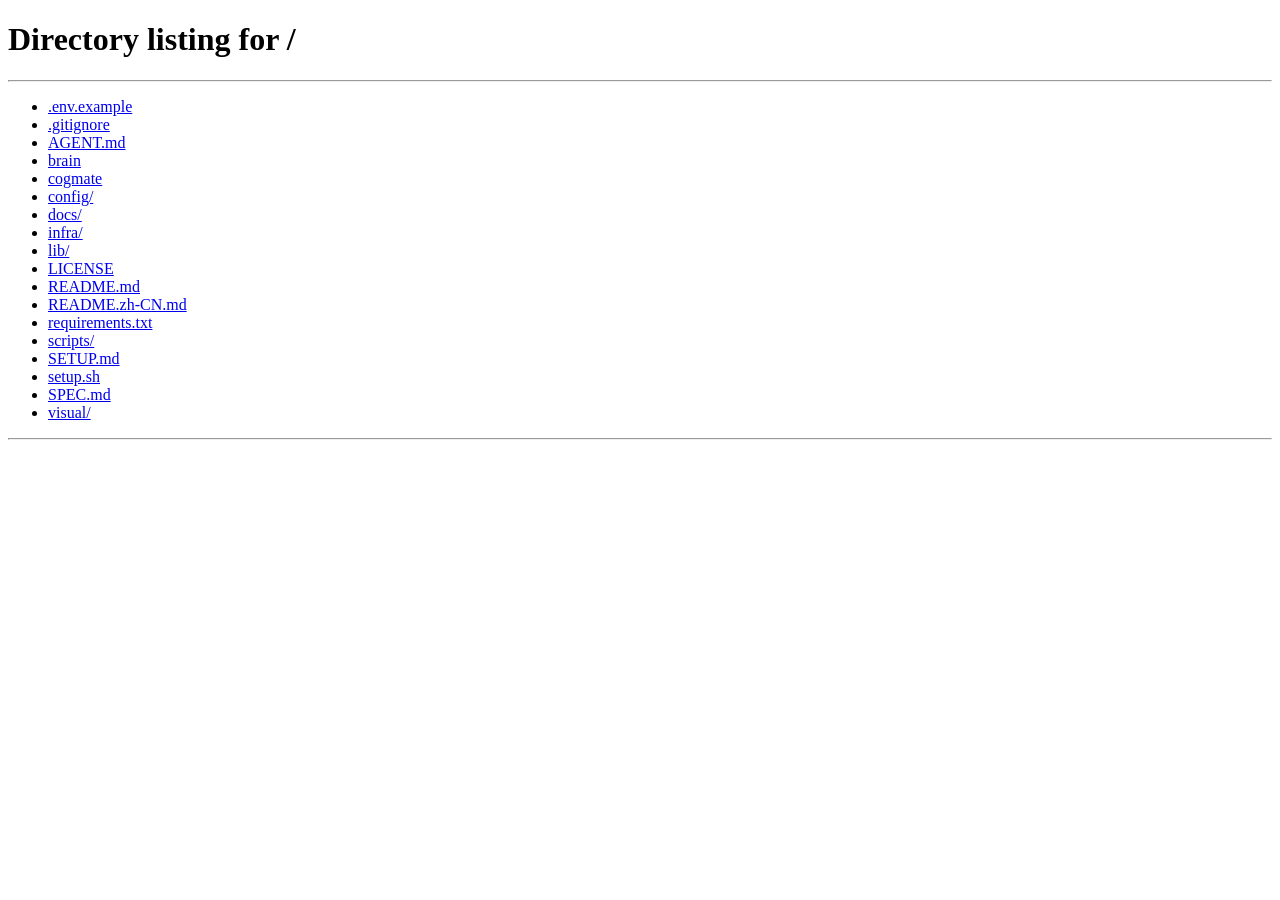
<file: visual/static/chat.html>
<!DOCTYPE html>
<html lang="zh-CN">
<head>
    <link rel="icon" type="image/svg+xml" href="/favicon.svg">
    <meta charset="UTF-8">
    <meta name="viewport" content="width=device-width, initial-scale=1.0">
    <title>Chat - 模拟世界问答</title>
    <link rel="preconnect" href="https://fonts.googleapis.com">
    <link rel="preconnect" href="https://fonts.gstatic.com" crossorigin>
    <link href="https://fonts.googleapis.com/css2?family=Playfair+Display:wght@500;700&family=Inter:wght@400;500;600&family=JetBrains+Mono:wght@400&display=swap" rel="stylesheet">
    <style>
        * { box-sizing: border-box; margin: 0; padding: 0; }
        body {
            font-family: 'Inter', -apple-system, BlinkMacSystemFont, 'PingFang SC', 'Noto Sans SC', sans-serif;
            background: #17181c;
            color: #e8e4dc;
            min-height: 100vh;
            display: flex;
            flex-direction: column;
        }
        body::before {
            content: '';
            position: fixed;
            inset: 0;
            background: radial-gradient(ellipse 60% 40% at 50% 0%, rgba(124,153,184,0.04) 0%, transparent 60%);
            pointer-events: none;
        }

        .header {
            background: rgba(30,32,37,0.85);
            backdrop-filter: blur(16px) saturate(1.2);
            border-bottom: 1px solid rgba(255,255,255,0.06);
            padding: 12px 28px;
            display: flex; align-items: center; justify-content: space-between;
            position: relative; z-index: 10;
        }
        .header-left { display: flex; align-items: center; gap: 16px; }
        .back-btn {
            color: #6b665e; text-decoration: none; font-size: 0.85em;
            padding: 4px 10px; border-radius: 4px; transition: all 0.15s;
        }
        .back-btn:hover { color: #e2b96a; background: rgba(212,160,84,0.08); }
        .logo {
            font-family: 'Playfair Display', Georgia, serif;
            font-size: 1.1em; font-weight: 700; color: #7c99b8;
        }
        .scope-info { display: flex; align-items: center; gap: 12px; }
        .scope-badge {
            padding: 4px 10px; border-radius: 4px; font-size: 0.78em;
            background: rgba(124,153,184,0.12); color: #7c99b8;
        }
        .qa-counter { font-size: 0.8em; color: #6b665e; }
        .qa-counter span { color: #7c99b8; font-weight: 500; }

        .chat-container {
            flex: 1; max-width: 720px; width: 100%;
            margin: 0 auto; padding: 24px;
            display: flex; flex-direction: column;
            position: relative; z-index: 1;
        }

        .messages { flex: 1; overflow-y: auto; padding-bottom: 16px; }
        .messages::-webkit-scrollbar { width: 5px; }
        .messages::-webkit-scrollbar-track { background: transparent; }
        .messages::-webkit-scrollbar-thumb { background: rgba(255,255,255,0.08); border-radius: 3px; }

        .message { margin-bottom: 18px; display: flex; flex-direction: column; }
        .message.user { align-items: flex-end; }
        .message.assistant { align-items: flex-start; }
        .message-content {
            max-width: 85%;
            padding: 12px 16px;
            border-radius: 10px;
            line-height: 1.65;
            font-size: 0.92em;
        }
        .message.user .message-content {
            background: linear-gradient(135deg, #4a6d8c 0%, #3d5a75 100%);
            color: #fff;
            border-bottom-right-radius: 3px;
        }
        .message.assistant .message-content {
            background: #1e2025;
            border: 1px solid rgba(255,255,255,0.06);
            border-bottom-left-radius: 3px;
            color: #a8a299;
        }
        .message-meta {
            font-size: 0.72em; color: #6b665e;
            margin-top: 4px; padding: 0 4px;
        }

        .input-area { border-top: 1px solid rgba(255,255,255,0.06); padding-top: 16px; }
        .input-group { display: flex; gap: 8px; }
        .chat-input {
            flex: 1;
            background: rgba(0,0,0,0.2);
            border: 1px solid rgba(255,255,255,0.08);
            border-radius: 8px;
            padding: 12px 16px;
            color: #e8e4dc;
            font-size: 0.92em;
            resize: none;
            font-family: inherit;
            transition: border-color 0.2s;
        }
        .chat-input:focus { outline: none; border-color: rgba(124,153,184,0.4); }
        .chat-input::placeholder { color: #6b665e; }
        .send-btn {
            background: linear-gradient(135deg, #4a6d8c 0%, #3d5a75 100%);
            color: #fff;
            border: none;
            border-radius: 8px;
            padding: 12px 24px;
            font-size: 0.92em;
            font-weight: 600;
            cursor: pointer;
            transition: all 0.2s;
        }
        .send-btn:hover {
            transform: translateY(-1px);
            box-shadow: 0 4px 16px rgba(74,109,140,0.25);
        }
        .send-btn:disabled {
            background: #26282e;
            color: #6b665e;
            cursor: not-allowed;
            transform: none;
            box-shadow: none;
        }

        .limit-warning {
            text-align: center; padding: 14px;
            color: #b8868a;
            background: rgba(184,134,138,0.08);
            border: 1px solid rgba(184,134,138,0.15);
            border-radius: 8px;
            margin-bottom: 16px;
            display: none;
            font-size: 0.88em;
        }
        .limit-warning.show { display: block; }

        .welcome-msg { text-align: center; padding: 48px 20px; color: #6b665e; }
        .welcome-msg h2 {
            font-family: 'Playfair Display', Georgia, serif;
            color: #7c99b8; font-weight: 700;
            margin-bottom: 12px; font-size: 1.3em;
        }
        .welcome-msg p { max-width: 420px; margin: 0 auto; line-height: 1.6; font-size: 0.9em; }

        .message-content strong { color: #e2b96a; }
        .message-content code {
            background: rgba(0,0,0,0.25);
            padding: 2px 5px; border-radius: 3px;
            font-family: 'JetBrains Mono', monospace;
            font-size: 0.88em;
        }

        .typing-indicator {
            display: flex; align-items: center;
            padding: 12px 16px;
            background: #1e2025;
            border: 1px solid rgba(255,255,255,0.06);
            border-radius: 10px;
            border-bottom-left-radius: 3px;
            max-width: 80px;
        }
        .typing-indicator .dots { display: flex; gap: 4px; }
        .typing-indicator .dot {
            width: 6px; height: 6px;
            background: #7c99b8;
            border-radius: 50%;
            animation: bounce 1.4s infinite ease-in-out;
        }
        .typing-indicator .dot:nth-child(1) { animation-delay: 0s; }
        .typing-indicator .dot:nth-child(2) { animation-delay: 0.2s; }
        .typing-indicator .dot:nth-child(3) { animation-delay: 0.4s; }
        @keyframes bounce {
            0%, 80%, 100% { transform: scale(0.6); opacity: 0.4; }
            40% { transform: scale(1); opacity: 1; }
        }

        .streaming-cursor {
            display: inline-block; width: 2px; height: 1em;
            background: #7c99b8;
            animation: blink 1s infinite;
            margin-left: 2px; vertical-align: middle;
        }
        @keyframes blink {
            0%, 50% { opacity: 1; }
            51%, 100% { opacity: 0; }
        }

        @media (max-width: 768px) {
            .chat-container { padding: 16px; }
            .message-content { max-width: 92%; }
        }
    </style>
</head>
<body>
    <div class="header">
        <div class="header-left">
            <a id="backBtn" href="/" class="back-btn">← 返回</a>
            <div class="logo">Chat</div>
            <a href="/guide" class="back-btn" style="margin-left: 8px;">📖 文档</a>
        </div>
        <div class="scope-info">
            <span class="scope-badge" id="scopeBadge">-</span>
            <span class="qa-counter">剩余: <span id="qaRemaining">-</span> 次</span>
        </div>
    </div>

    <div class="chat-container">
        <div class="limit-warning" id="limitWarning">问答次数已用完，无法继续提问</div>
        <div class="messages" id="messages">
            <div class="welcome-msg">
                <h2>向知识库提问</h2>
                <p>输入你的问题，我会基于知识库中的信息为你回答，并引用相关的知识记录。</p>
            </div>
        </div>
        <div class="input-area">
            <div class="input-group">
                <textarea class="chat-input" id="chatInput" placeholder="输入你的问题..." rows="1"></textarea>
                <button class="send-btn" id="sendBtn" onclick="sendMessage()">发送</button>
            </div>
        </div>
    </div>

    <script>
        const API_BASE = window.location.origin;
        const params = new URLSearchParams(window.location.search);
        const TOKEN = params.get('token');
        const NAMESPACE = params.get('ns') || 'default';
        let qaRemaining = -1;
        let isUnlimited = false;

        async function checkAuth() {
            if (!TOKEN) { alert('无效的访问链接'); location.href = '/'; return false; }
            try {
                const res = await fetch(`${API_BASE}/api/auth/check?token=${encodeURIComponent(TOKEN)}`);
                const data = await res.json();
                if (!data.valid || !data.permissions.chat) { alert('Token 无效或没有问答权限'); location.href = '/'; return false; }
                const scopeLabels = { 'qa_public': '💬 问答服务', 'full': '🔓 全量访问' };
                document.getElementById('scopeBadge').textContent = scopeLabels[data.scope] || data.scope;
                if (data.qa_stats) { qaRemaining = data.qa_stats.remaining; isUnlimited = data.qa_stats.unlimited; updateQACounter(); }
                // 设置返回链接（保留 token 和 ns）
                const backUrl = `/?token=${TOKEN}${NAMESPACE !== 'default' ? '&ns=' + NAMESPACE : ''}`;
                document.getElementById('backBtn').href = backUrl;
                return true;
            } catch (e) { console.error('Auth check failed:', e); alert('验证失败'); location.href = '/'; return false; }
        }

        function updateQACounter() {
            const el = document.getElementById('qaRemaining');
            if (isUnlimited) { el.textContent = '无限'; }
            else {
                el.textContent = qaRemaining;
                if (qaRemaining <= 0) {
                    document.getElementById('limitWarning').classList.add('show');
                    document.getElementById('sendBtn').disabled = true;
                    document.getElementById('chatInput').disabled = true;
                }
            }
        }

        async function sendMessage() {
            const input = document.getElementById('chatInput');
            const btn = document.getElementById('sendBtn');
            const question = input.value.trim();
            if (!question) return;
            if (!isUnlimited && qaRemaining <= 0) return;

            addMessage('user', question);
            input.value = '';
            input.style.height = 'auto';
            btn.disabled = true;
            btn.textContent = '思考中...';

            const typingEl = showTypingIndicator();

            try {
                let url = `${API_BASE}/api/ask/stream?q=${encodeURIComponent(question)}&token=${encodeURIComponent(TOKEN)}`;
                if (NAMESPACE !== 'default') url += `&ns=${NAMESPACE}`;
                const response = await fetch(url);
                if (!response.ok) throw new Error('Request failed');

                typingEl.remove();
                const msgEl = createStreamingMessage();
                const contentEl = msgEl.querySelector('.message-content');
                let fullText = '';
                let sourcesCount = 0;

                const reader = response.body.getReader();
                const decoder = new TextDecoder();

                while (true) {
                    const { done, value } = await reader.read();
                    if (done) break;
                    const chunk = decoder.decode(value, { stream: true });
                    for (const line of chunk.split('\n')) {
                        if (line.startsWith('data: ')) {
                            try {
                                const data = JSON.parse(line.slice(6));
                                if (data.type === 'meta') {
                                    sourcesCount = data.sources_count;
                                    if (!isUnlimited && data.qa_remaining !== undefined) { qaRemaining = data.qa_remaining; updateQACounter(); }
                                } else if (data.type === 'content') {
                                    fullText += data.text;
                                    contentEl.innerHTML = formatText(fullText) + '<span class="streaming-cursor"></span>';
                                    scrollToBottom();
                                } else if (data.type === 'done') {
                                    contentEl.innerHTML = formatText(fullText);
                                    if (sourcesCount > 0) {
                                        const metaEl = document.createElement('div');
                                        metaEl.className = 'message-meta';
                                        metaEl.textContent = `引用 ${sourcesCount} 条知识`;
                                        msgEl.appendChild(metaEl);
                                    }
                                } else if (data.type === 'error' || data.error) {
                                    contentEl.textContent = '请求失败: ' + (data.message || '');
                                }
                            } catch (e) {}
                        }
                    }
                }
            } catch (e) { typingEl?.remove(); addMessage('assistant', '请求失败，请重试'); }

            btn.disabled = false;
            btn.textContent = '发送';
        }

        function showTypingIndicator() {
            const messagesEl = document.getElementById('messages');
            const welcome = messagesEl.querySelector('.welcome-msg');
            if (welcome) welcome.remove();
            const el = document.createElement('div');
            el.className = 'message assistant';
            el.innerHTML = `<div class="typing-indicator"><div class="dots"><div class="dot"></div><div class="dot"></div><div class="dot"></div></div></div>`;
            messagesEl.appendChild(el);
            scrollToBottom();
            return el;
        }

        function createStreamingMessage() {
            const messagesEl = document.getElementById('messages');
            const el = document.createElement('div');
            el.className = 'message assistant';
            el.innerHTML = '<div class="message-content"></div>';
            messagesEl.appendChild(el);
            return el;
        }

        function scrollToBottom() { const m = document.getElementById('messages'); m.scrollTop = m.scrollHeight; }

        function formatText(text) {
            return text
                .replace(/\*\*(.+?)\*\*/g, '<strong>$1</strong>')
                .replace(/`(.+?)`/g, '<code>$1</code>')
                .replace(/\n/g, '<br>');
        }

        function addMessage(role, content) {
            const messagesEl = document.getElementById('messages');
            const welcome = messagesEl.querySelector('.welcome-msg');
            if (welcome) welcome.remove();
            const msgEl = document.createElement('div');
            msgEl.className = `message ${role}`;
            msgEl.innerHTML = `<div class="message-content">${formatText(content)}</div>`;
            messagesEl.appendChild(msgEl);
            messagesEl.scrollTop = messagesEl.scrollHeight;
        }

        document.getElementById('chatInput').addEventListener('input', function() {
            this.style.height = 'auto';
            this.style.height = Math.min(this.scrollHeight, 150) + 'px';
        });

        document.getElementById('chatInput').addEventListener('keypress', (e) => {
            if (e.key === 'Enter' && !e.shiftKey) { e.preventDefault(); sendMessage(); }
        });

        checkAuth();
    </script>
</body>
</html>
</file>
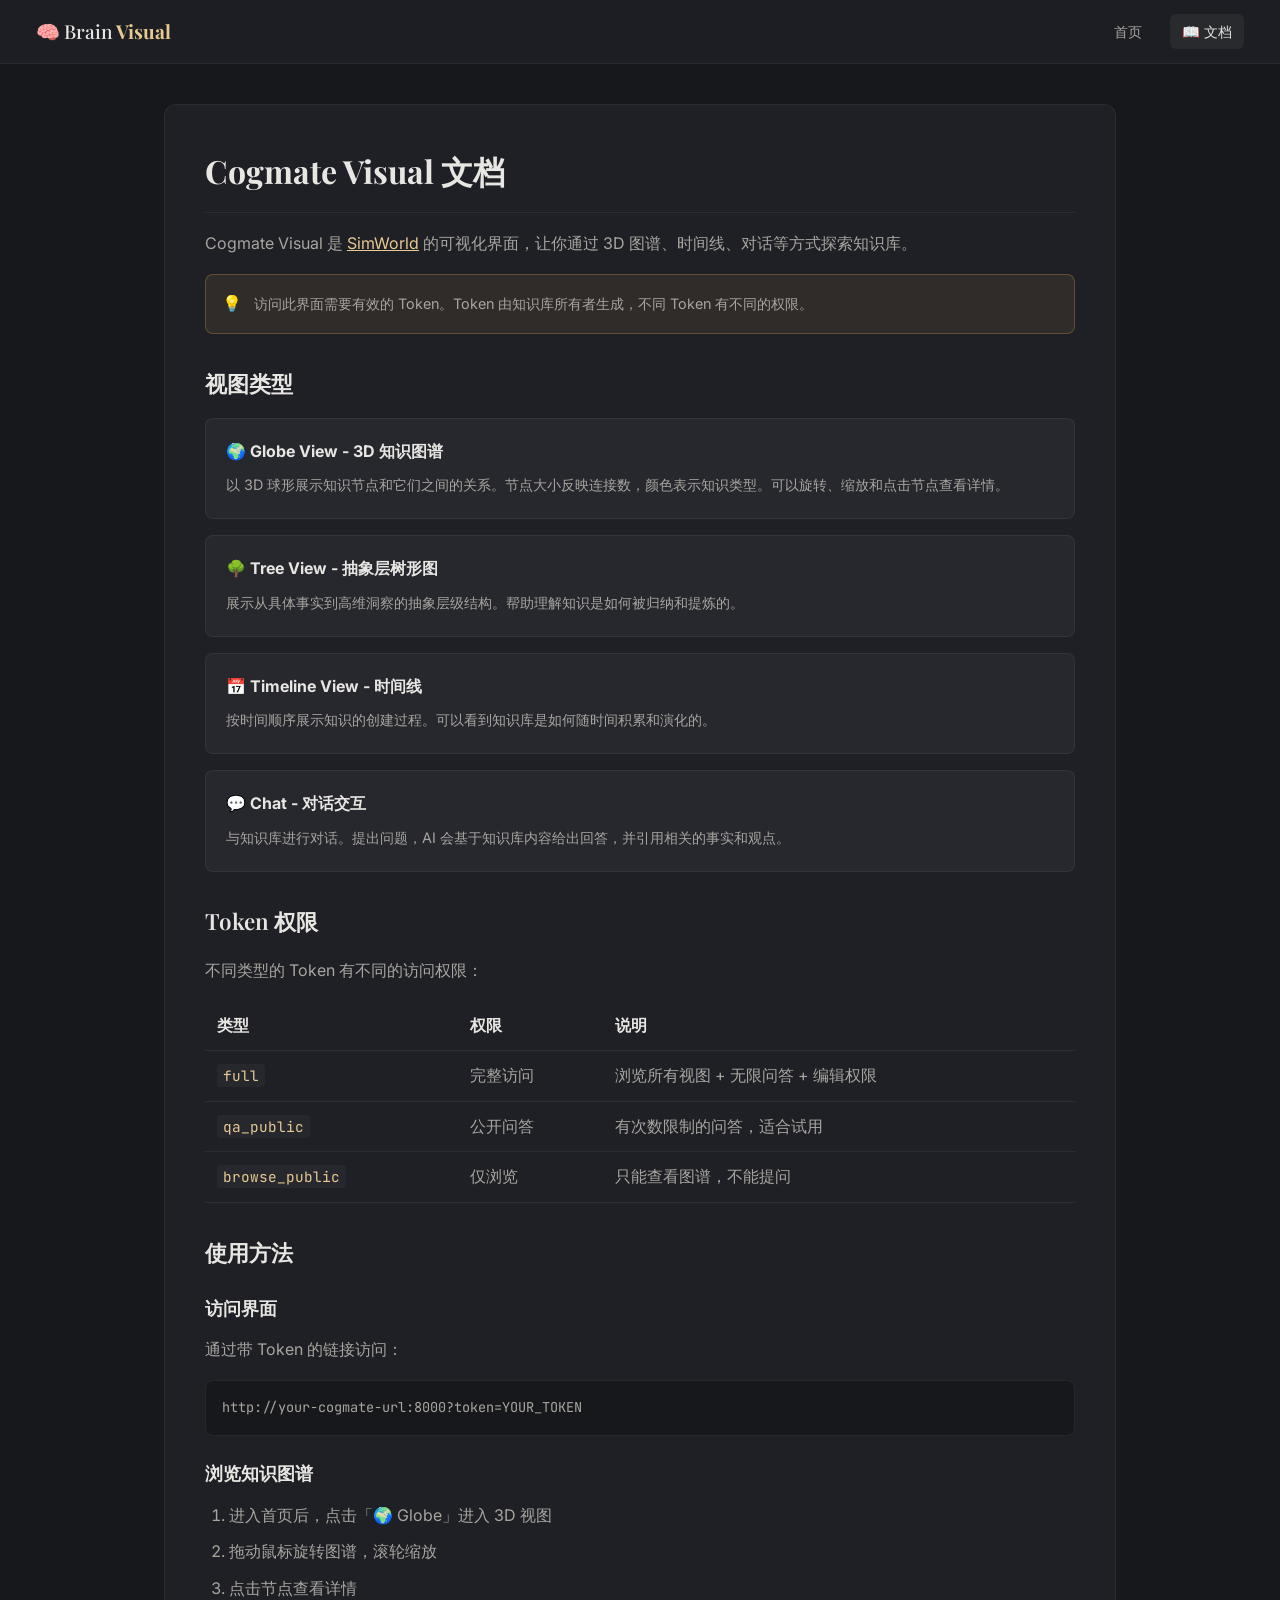
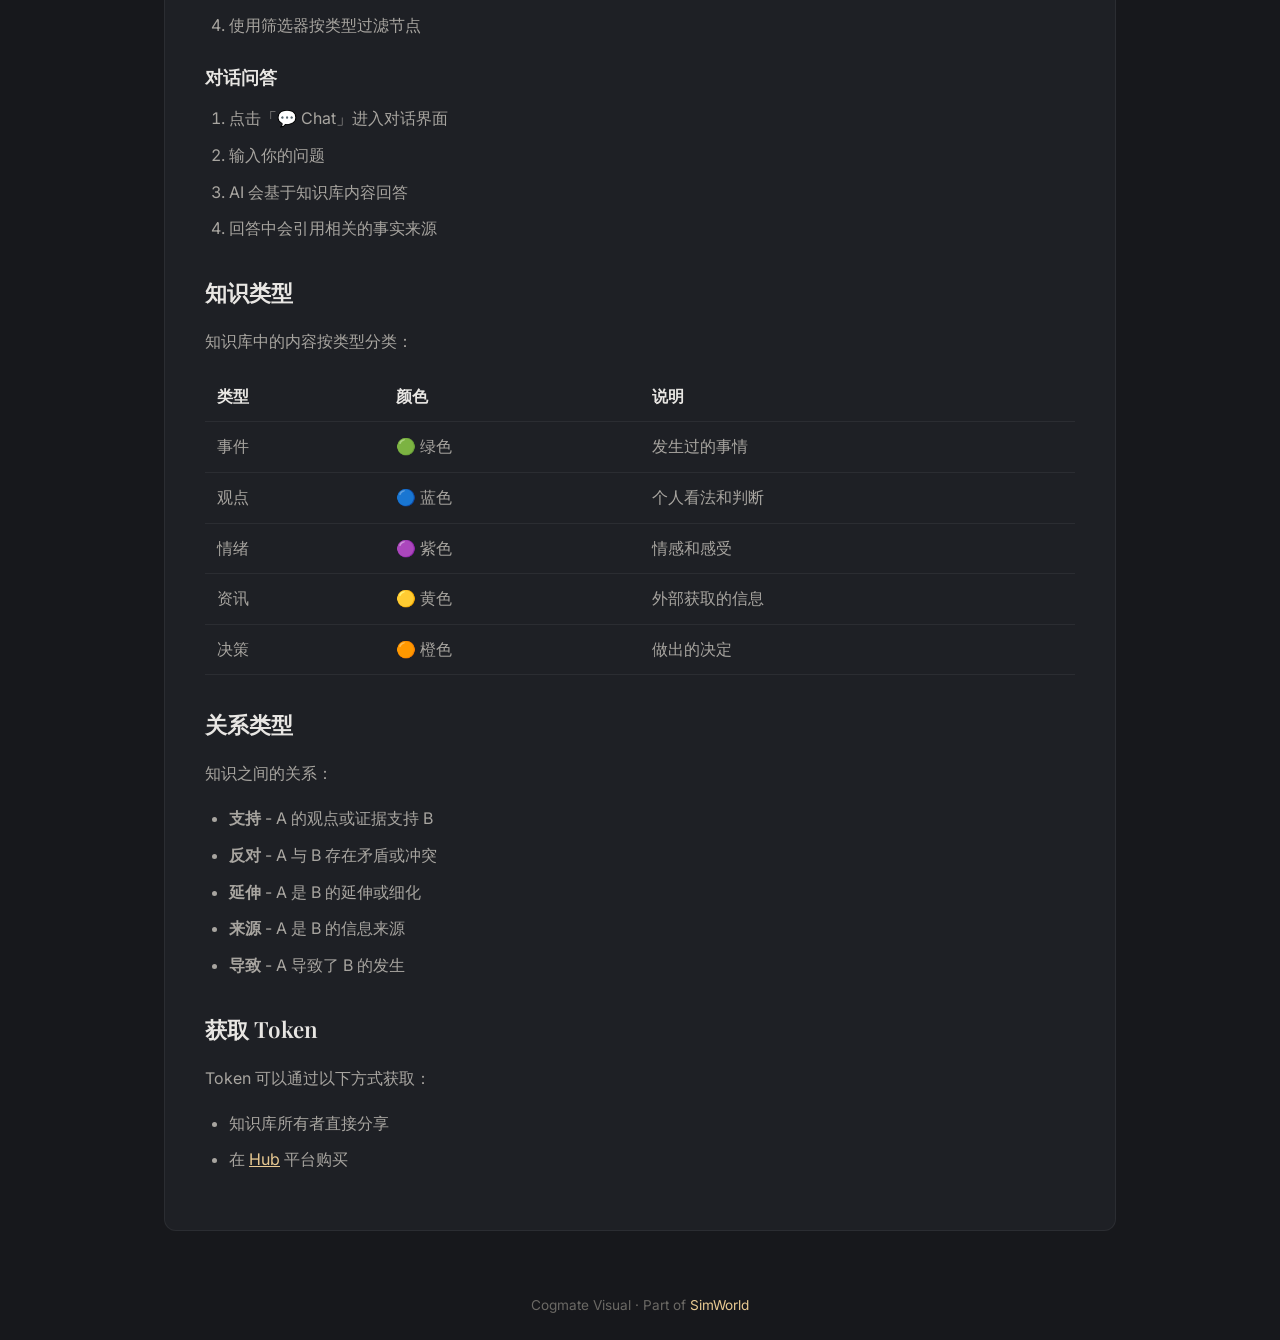
<file: visual/static/docs.html>
<!DOCTYPE html>
<html lang="zh">
<head>
    <link rel="icon" type="image/svg+xml" href="/favicon.svg">
    <meta charset="UTF-8">
    <meta name="viewport" content="width=device-width, initial-scale=1.0">
    <title>文档 - Cogmate Visual</title>
    <link href="https://fonts.googleapis.com/css2?family=Playfair+Display:wght@500;700&family=Inter:wght@400;500;600&family=JetBrains+Mono:wght@400&display=swap" rel="stylesheet">
    <style>
        :root {
            --bg-0: #17181c;
            --bg-1: #1e2025;
            --bg-2: #26282e;
            --text-1: #e8e6e3;
            --text-2: #a8a5a0;
            --text-3: #6b6965;
            --accent: #d4a054;
            --accent-text: #e8c992;
            --border: rgba(255,255,255,0.06);
        }
        * { margin: 0; padding: 0; box-sizing: border-box; }
        body {
            font-family: 'Inter', -apple-system, sans-serif;
            background: var(--bg-0);
            color: var(--text-1);
            line-height: 1.6;
            min-height: 100vh;
        }

        /* Header */
        .header {
            background: rgba(30, 32, 37, 0.85);
            backdrop-filter: blur(16px);
            border-bottom: 1px solid var(--border);
            padding: 14px 36px;
            display: flex;
            align-items: center;
            justify-content: space-between;
            position: sticky;
            top: 0;
            z-index: 100;
        }
        .logo {
            font-family: 'Playfair Display', Georgia, serif;
            font-size: 1.2em;
            font-weight: 700;
            color: var(--accent-text);
            text-decoration: none;
        }
        .logo span { color: var(--text-1); font-weight: 500; }
        .header-nav {
            display: flex;
            gap: 16px;
        }
        .header-link {
            color: var(--text-2);
            text-decoration: none;
            font-size: 0.9em;
            padding: 6px 12px;
            border-radius: 6px;
            transition: all 0.2s;
        }
        .header-link:hover, .header-link.active {
            color: var(--text-1);
            background: rgba(255,255,255,0.05);
        }

        /* Layout */
        .container {
            max-width: 1000px;
            margin: 0 auto;
            padding: 40px 24px;
        }

        /* Content */
        .docs-content {
            background: var(--bg-1);
            border: 1px solid var(--border);
            border-radius: 12px;
            padding: 40px;
        }

        .docs-content h1 {
            font-family: 'Playfair Display', serif;
            font-size: 2em;
            font-weight: 700;
            color: var(--text-1);
            margin: 0 0 16px;
            padding-bottom: 16px;
            border-bottom: 1px solid var(--border);
        }

        .docs-content h2 {
            font-family: 'Playfair Display', serif;
            font-size: 1.4em;
            font-weight: 600;
            color: var(--text-1);
            margin: 32px 0 16px;
        }

        .docs-content h3 {
            font-size: 1.1em;
            font-weight: 600;
            color: var(--text-1);
            margin: 24px 0 12px;
        }

        .docs-content p {
            color: var(--text-2);
            line-height: 1.8;
            margin-bottom: 16px;
        }

        .docs-content ul, .docs-content ol {
            color: var(--text-2);
            line-height: 1.8;
            margin-bottom: 16px;
            padding-left: 24px;
        }

        .docs-content li {
            margin-bottom: 8px;
        }

        .docs-content code {
            font-family: 'JetBrains Mono', monospace;
            font-size: 0.9em;
            background: var(--bg-2);
            padding: 2px 6px;
            border-radius: 4px;
            color: var(--accent-text);
        }

        .docs-content pre {
            background: var(--bg-0);
            border: 1px solid var(--border);
            border-radius: 8px;
            padding: 16px;
            overflow-x: auto;
            margin-bottom: 16px;
        }

        .docs-content pre code {
            background: none;
            padding: 0;
            font-size: 0.85em;
            color: var(--text-2);
        }

        .docs-content a {
            color: var(--accent-text);
            text-decoration: underline;
        }

        .tip {
            display: flex;
            gap: 12px;
            padding: 16px;
            background: rgba(212, 160, 84, 0.1);
            border: 1px solid rgba(212, 160, 84, 0.3);
            border-radius: 8px;
            margin-bottom: 16px;
        }

        .tip-icon {
            flex-shrink: 0;
        }

        .tip p {
            margin: 0;
            font-size: 0.9em;
        }

        .info-box {
            background: var(--bg-2);
            border: 1px solid var(--border);
            border-radius: 8px;
            padding: 20px;
            margin-bottom: 16px;
        }

        .info-box h4 {
            margin: 0 0 8px;
            color: var(--text-1);
            font-size: 1em;
        }

        .info-box p {
            margin: 0;
            font-size: 0.9em;
        }

        table {
            width: 100%;
            border-collapse: collapse;
            margin-bottom: 16px;
        }

        th, td {
            text-align: left;
            padding: 12px;
            border-bottom: 1px solid var(--border);
        }

        th {
            color: var(--text-1);
            font-weight: 600;
        }

        td {
            color: var(--text-2);
        }

        /* Footer */
        .footer {
            text-align: center;
            padding: 24px;
            color: var(--text-3);
            font-size: 0.85em;
        }

        .footer a {
            color: var(--accent-text);
            text-decoration: none;
        }
    </style>
</head>
<body>
    <div class="header">
        <a href="/" class="logo">🧠 <span>Brain</span> Visual</a>
        <div class="header-nav">
            <a href="/" class="header-link">首页</a>
            <a href="/guide" class="header-link active">📖 文档</a>
        </div>
    </div>

    <div class="container">
        <article class="docs-content">
            <h1>Cogmate Visual 文档</h1>
            <p>Cogmate Visual 是 <a href="https://github.com/MaxiiWang/SimWorld" target="_blank">SimWorld</a> 的可视化界面，让你通过 3D 图谱、时间线、对话等方式探索知识库。</p>

            <div class="tip">
                <span class="tip-icon">💡</span>
                <p>访问此界面需要有效的 Token。Token 由知识库所有者生成，不同 Token 有不同的权限。</p>
            </div>

            <h2>视图类型</h2>

            <div class="info-box">
                <h4>🌍 Globe View - 3D 知识图谱</h4>
                <p>以 3D 球形展示知识节点和它们之间的关系。节点大小反映连接数，颜色表示知识类型。可以旋转、缩放和点击节点查看详情。</p>
            </div>

            <div class="info-box">
                <h4>🌳 Tree View - 抽象层树形图</h4>
                <p>展示从具体事实到高维洞察的抽象层级结构。帮助理解知识是如何被归纳和提炼的。</p>
            </div>

            <div class="info-box">
                <h4>📅 Timeline View - 时间线</h4>
                <p>按时间顺序展示知识的创建过程。可以看到知识库是如何随时间积累和演化的。</p>
            </div>

            <div class="info-box">
                <h4>💬 Chat - 对话交互</h4>
                <p>与知识库进行对话。提出问题，AI 会基于知识库内容给出回答，并引用相关的事实和观点。</p>
            </div>

            <h2>Token 权限</h2>
            <p>不同类型的 Token 有不同的访问权限：</p>

            <table>
                <thead>
                    <tr>
                        <th>类型</th>
                        <th>权限</th>
                        <th>说明</th>
                    </tr>
                </thead>
                <tbody>
                    <tr>
                        <td><code>full</code></td>
                        <td>完整访问</td>
                        <td>浏览所有视图 + 无限问答 + 编辑权限</td>
                    </tr>
                    <tr>
                        <td><code>qa_public</code></td>
                        <td>公开问答</td>
                        <td>有次数限制的问答，适合试用</td>
                    </tr>
                    <tr>
                        <td><code>browse_public</code></td>
                        <td>仅浏览</td>
                        <td>只能查看图谱，不能提问</td>
                    </tr>
                </tbody>
            </table>

            <h2>使用方法</h2>

            <h3>访问界面</h3>
            <p>通过带 Token 的链接访问：</p>
            <pre><code>http://your-cogmate-url:8000?token=YOUR_TOKEN</code></pre>

            <h3>浏览知识图谱</h3>
            <ol>
                <li>进入首页后，点击「🌍 Globe」进入 3D 视图</li>
                <li>拖动鼠标旋转图谱，滚轮缩放</li>
                <li>点击节点查看详情</li>
                <li>使用筛选器按类型过滤节点</li>
            </ol>

            <h3>对话问答</h3>
            <ol>
                <li>点击「💬 Chat」进入对话界面</li>
                <li>输入你的问题</li>
                <li>AI 会基于知识库内容回答</li>
                <li>回答中会引用相关的事实来源</li>
            </ol>

            <h2>知识类型</h2>
            <p>知识库中的内容按类型分类：</p>

            <table>
                <thead>
                    <tr>
                        <th>类型</th>
                        <th>颜色</th>
                        <th>说明</th>
                    </tr>
                </thead>
                <tbody>
                    <tr>
                        <td>事件</td>
                        <td>🟢 绿色</td>
                        <td>发生过的事情</td>
                    </tr>
                    <tr>
                        <td>观点</td>
                        <td>🔵 蓝色</td>
                        <td>个人看法和判断</td>
                    </tr>
                    <tr>
                        <td>情绪</td>
                        <td>🟣 紫色</td>
                        <td>情感和感受</td>
                    </tr>
                    <tr>
                        <td>资讯</td>
                        <td>🟡 黄色</td>
                        <td>外部获取的信息</td>
                    </tr>
                    <tr>
                        <td>决策</td>
                        <td>🟠 橙色</td>
                        <td>做出的决定</td>
                    </tr>
                </tbody>
            </table>

            <h2>关系类型</h2>
            <p>知识之间的关系：</p>
            <ul>
                <li><strong>支持</strong> - A 的观点或证据支持 B</li>
                <li><strong>反对</strong> - A 与 B 存在矛盾或冲突</li>
                <li><strong>延伸</strong> - A 是 B 的延伸或细化</li>
                <li><strong>来源</strong> - A 是 B 的信息来源</li>
                <li><strong>导致</strong> - A 导致了 B 的发生</li>
            </ul>

            <h2>获取 Token</h2>
            <p>Token 可以通过以下方式获取：</p>
            <ul>
                <li>知识库所有者直接分享</li>
                <li>在 <a href="http://124.221.254.71:8081" target="_blank">Hub</a> 平台购买</li>
            </ul>
        </article>
    </div>

    <div class="footer">
        <p>Cogmate Visual · Part of <a href="https://github.com/MaxiiWang/SimWorld">SimWorld</a></p>
    </div>
</body>
</html>
</file>
